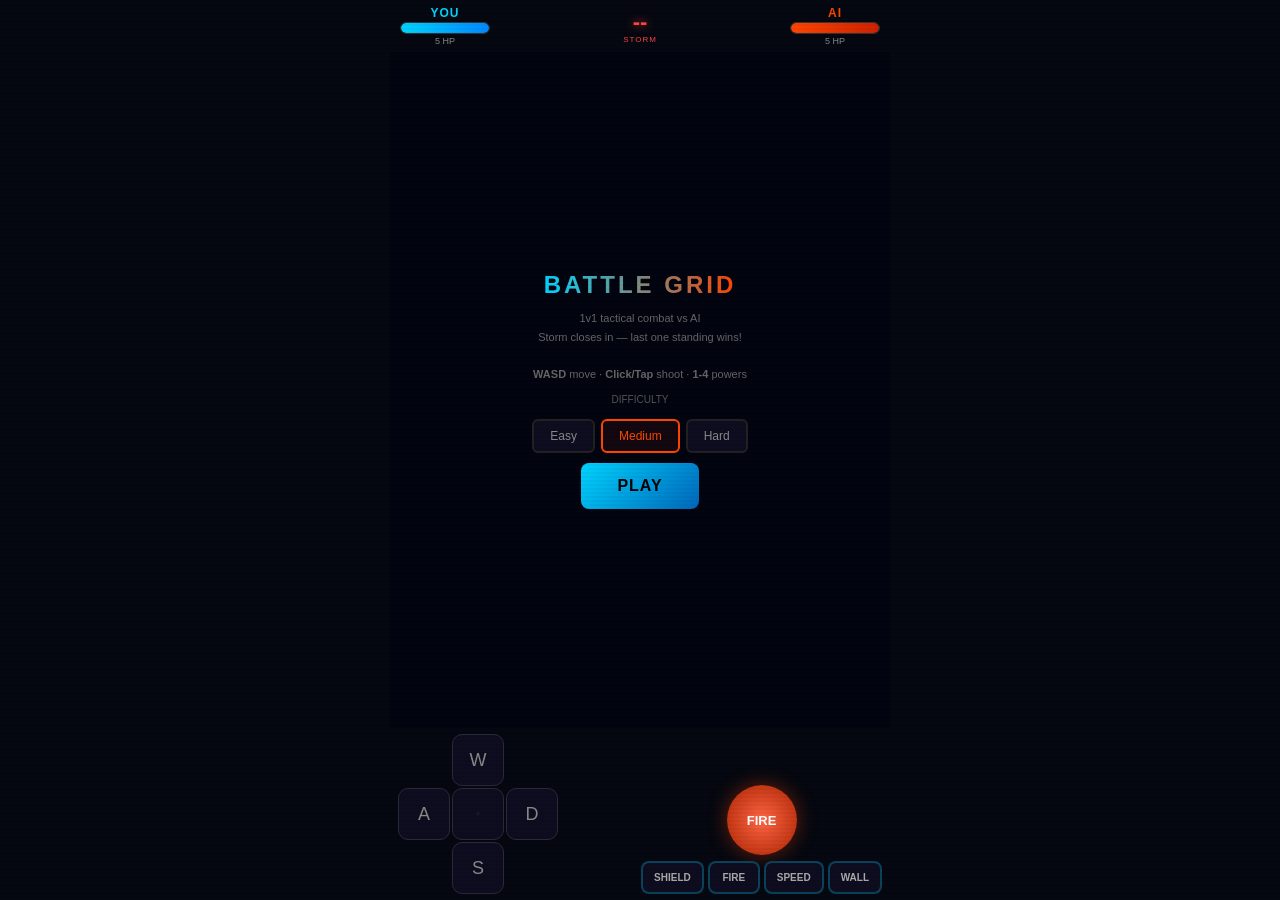
<file: new.html>
<!DOCTYPE html>
<html lang="en">

<head>
  <meta charset="UTF-8">
  <meta name="viewport" content="width=device-width,initial-scale=1.0,maximum-scale=1.0,user-scalable=no">
  <meta name="theme-color" content="#050810">
  <meta name="apple-mobile-web-app-capable" content="yes">
  <meta name="apple-mobile-web-app-status-bar-style" content="black-translucent">
  <link rel="manifest" href="manifest.json">
  <title>Battle Grid</title>
  <style>
    * {
      margin: 0;
      padding: 0;
      box-sizing: border-box;
      touch-action: manipulation;
      user-select: none;
      -webkit-user-select: none
    }

    html,
    body {
      overflow: hidden;
      height: 100%;
      width: 100%
    }

    body {
      background: #050810;
      color: #fff;
      display: flex;
      flex-direction: column;
      align-items: center;
      font-family: 'Segoe UI', Arial, sans-serif
    }

    #hud {
      width: 100%;
      max-width: 500px;
      display: flex;
      justify-content: space-between;
      align-items: center;
      padding: 6px 10px
    }

    .phud {
      display: flex;
      flex-direction: column;
      align-items: center;
      gap: 2px
    }

    .pname {
      font-size: 12px;
      font-weight: bold;
      letter-spacing: 1px
    }

    .hpbg {
      width: 90px;
      height: 12px;
      background: #1a1a2a;
      border-radius: 6px;
      overflow: hidden;
      border: 1px solid #333
    }

    .hpfill {
      height: 100%;
      border-radius: 6px;
      transition: width 0.12s
    }

    .hptxt {
      font-size: 9px;
      color: #888
    }

    #zone-box {
      text-align: center
    }

    #zone-timer {
      font-size: 22px;
      font-weight: bold;
      color: #ff4444;
      text-shadow: 0 0 10px #ff4444
    }

    #canvasWrap {
      position: relative;
      flex: 1;
      display: flex;
      align-items: center;
      justify-content: center
    }

    canvas {
      display: block
    }

    #overlay {
      position: absolute;
      top: 0;
      left: 0;
      width: 100%;
      height: 100%;
      background: rgba(3, 5, 16, 0.95);
      display: flex;
      flex-direction: column;
      align-items: center;
      justify-content: center;
      gap: 10px;
      padding: 16px;
      z-index: 10
    }

    #overlay h2 {
      font-size: 24px;
      letter-spacing: 3px;
      background: linear-gradient(90deg, #00d4ff, #ff4500);
      -webkit-background-clip: text;
      -webkit-text-fill-color: transparent;
      background-clip: text
    }

    #overlay p {
      font-size: 11px;
      color: #666;
      text-align: center;
      line-height: 1.7
    }

    .btn {
      background: linear-gradient(135deg, #00d4ff, #0066bb);
      color: #000;
      border: none;
      padding: 14px 36px;
      border-radius: 8px;
      font-size: 16px;
      font-weight: bold;
      cursor: pointer;
      font-family: inherit;
      letter-spacing: 1px;
      transition: transform 0.1s
    }

    .btn:active {
      transform: scale(0.95)
    }

    .diff-row {
      display: flex;
      gap: 6px
    }

    .dbtn {
      background: #0d0d1f;
      border: 2px solid #222;
      color: #888;
      padding: 8px 16px;
      border-radius: 6px;
      cursor: pointer;
      font-family: inherit;
      font-size: 12px;
      transition: all 0.15s
    }

    .dbtn.sel {
      border-color: #ff4500;
      color: #ff4500;
      background: #ff450011
    }

    #controls {
      width: 100%;
      max-width: 500px;
      display: flex;
      justify-content: space-between;
      align-items: flex-end;
      padding: 6px 8px
    }

    .dpad {
      display: grid;
      grid-template-columns: repeat(3, 52px);
      grid-template-rows: repeat(3, 52px);
      gap: 2px
    }

    .db {
      background: #0d0d1f;
      border: 1px solid #2a2a3a;
      border-radius: 10px;
      color: #888;
      font-size: 18px;
      display: flex;
      align-items: center;
      justify-content: center;
      cursor: pointer;
      -webkit-tap-highlight-color: transparent
    }

    .db:active {
      background: #1a1a35;
      color: #fff;
      border-color: #555
    }

    .right-controls {
      display: flex;
      flex-direction: column;
      align-items: center;
      gap: 6px
    }

    .fire-btn {
      border: none;
      border-radius: 50%;
      width: 70px;
      height: 70px;
      font-size: 13px;
      font-weight: bold;
      cursor: pointer;
      display: flex;
      align-items: center;
      justify-content: center;
      color: #fff;
      background: radial-gradient(circle, #ff6644, #aa2200);
      box-shadow: 0 0 20px #ff440066;
      -webkit-tap-highlight-color: transparent;
      transition: transform 0.08s
    }

    .fire-btn:active {
      transform: scale(0.88)
    }

    .pwr-row {
      display: flex;
      gap: 4px;
      flex-wrap: wrap;
      justify-content: center
    }

    .pwr-btn {
      background: #0d0d1f;
      border: 2px solid #222;
      border-radius: 8px;
      color: #666;
      padding: 9px 11px;
      font-size: 10px;
      font-weight: bold;
      cursor: pointer;
      font-family: inherit;
      min-width: 52px;
      text-align: center;
      position: relative;
      overflow: hidden;
      -webkit-tap-highlight-color: transparent;
      transition: all 0.15s
    }

    .pwr-btn:active {
      background: #1a1a35;
      color: #fff
    }

    .pwr-btn.ready {
      border-color: #00d4ff44;
      color: #aaa
    }

    .pwr-btn.on {
      border-color: #00ff88;
      color: #00ff88;
      background: #00ff8811;
      animation: pulse-on 0.6s infinite alternate
    }

    .pwr-btn.cd {
      opacity: 0.35;
      pointer-events: none
    }

    .pwr-btn .cd-bar {
      position: absolute;
      bottom: 0;
      left: 0;
      height: 3px;
      background: #00d4ff;
      transition: width 0.3s linear
    }

    @keyframes pulse-on {
      from {
        box-shadow: 0 0 4px #00ff8833
      }

      to {
        box-shadow: 0 0 12px #00ff8866
      }
    }

    #ev {
      position: absolute;
      top: 50%;
      left: 50%;
      transform: translate(-50%, -50%);
      font-size: 18px;
      font-weight: bold;
      pointer-events: none;
      opacity: 0;
      transition: opacity 0.3s;
      z-index: 5;
      text-shadow: 0 0 15px currentColor
    }

    #ev.show {
      opacity: 1
    }

    .p1c {
      color: #00d4ff
    }

    .p2c {
      color: #ff4500
    }

    #scanlines {
      position: fixed;
      top: 0;
      left: 0;
      width: 100%;
      height: 100%;
      background: repeating-linear-gradient(0deg, transparent, transparent 2px, rgba(0, 0, 0, 0.03) 2px, rgba(0, 0, 0, 0.03) 4px);
      pointer-events: none;
      z-index: 99
    }
  </style>
</head>

<body>
  <div id="scanlines"></div>
  <div id="hud">
    <div class="phud">
      <div class="pname p1c">YOU</div>
      <div class="hpbg">
        <div class="hpfill" id="p1bar" style="width:100%;background:linear-gradient(90deg,#00d4ff,#0088ff)"></div>
      </div>
      <div class="hptxt" id="p1txt">5 HP</div>
    </div>
    <div id="zone-box">
      <div id="zone-timer">--</div>
      <div style="font-size:8px;color:#ff4444;letter-spacing:1px">STORM</div>
    </div>
    <div class="phud">
      <div class="pname p2c">AI</div>
      <div class="hpbg">
        <div class="hpfill" id="p2bar" style="width:100%;background:linear-gradient(90deg,#ff4500,#cc2200)"></div>
      </div>
      <div class="hptxt" id="p2txt">5 HP</div>
    </div>
  </div>
  <div id="canvasWrap">
    <canvas id="C"></canvas>
    <div id="ev"></div>
    <div id="overlay">
      <h2>BATTLE GRID</h2>
      <p>1v1 tactical combat vs AI<br>Storm closes in — last one standing wins!<br><br>
        <b>WASD</b> move · <b>Click/Tap</b> shoot · <b>1-4</b> powers
      </p>
      <div style="font-size:10px;color:#555;margin-bottom:4px">DIFFICULTY</div>
      <div class="diff-row">
        <button class="dbtn" onclick="setDiff('easy')" id="deasy">Easy</button>
        <button class="dbtn sel" onclick="setDiff('medium')" id="dmed">Medium</button>
        <button class="dbtn" onclick="setDiff('hard')" id="dhard">Hard</button>
      </div>
      <button class="btn" onclick="startGame()">PLAY</button>
    </div>
  </div>
  <div id="controls">
    <div>
      <div class="dpad">
        <div></div>
        <div class="db" ontouchstart="mp('u',1)" ontouchend="mp('u',0)">W</div>
        <div></div>
        <div class="db" ontouchstart="mp('l',1)" ontouchend="mp('l',0)">A</div>
        <div class="db" style="color:#222;font-size:9px">+</div>
        <div class="db" ontouchstart="mp('r',1)" ontouchend="mp('r',0)">D</div>
        <div></div>
        <div class="db" ontouchstart="mp('d',1)" ontouchend="mp('d',0)">S</div>
        <div></div>
      </div>
    </div>
    <div class="right-controls">
      <div class="fire-btn" ontouchstart="mp('atk',1)" ontouchend="mp('atk',0)">FIRE</div>
      <div class="pwr-row">
        <div class="pwr-btn ready" id="pw0" ontouchstart="usePwr(0)">SHIELD<div class="cd-bar"></div>
        </div>
        <div class="pwr-btn ready" id="pw1" ontouchstart="usePwr(1)">FIRE<div class="cd-bar"></div>
        </div>
        <div class="pwr-btn ready" id="pw2" ontouchstart="usePwr(2)">SPEED<div class="cd-bar"></div>
        </div>
        <div class="pwr-btn ready" id="pw3" ontouchstart="usePwr(3)">WALL<div class="cd-bar"></div>
        </div>
      </div>
    </div>
  </div>
  <script>
    // ================================================================
    //  BATTLE GRID — Lightweight 1v1 vs AI
    //  No fog · Powers · Fast touch · PWA-ready
    // ================================================================
    const G = 10, MAXW = 500, WALLS = 13, MAX_HP = 5;
    const MOVE_MS = 130, PROJ_SPD = 750, ATK_CD = 550;
    const ZONE_MS = 9000, ZONE_DMG = 1, ZONE_DMG_MS = 2500;

    // Powers config: [name, cooldownMs, durationMs]
    const PWR = {
      SHIELD: { cd: 12000, dur: 4000, name: 'SHIELD' },
      FIRE: { cd: 15000, dur: 6000, name: 'FIRE' },
      SPEED: { cd: 10000, dur: 4000, name: 'SPEED' },
      WALL: { cd: 8000, dur: 0, name: 'WALL' }
    };
    const PWR_KEYS = ['SHIELD', 'FIRE', 'SPEED', 'WALL'];

    const AI_P = {
      easy: { ms: 320, acc: 0.40, atkCd: 1400, think: 400, pwr: 0.02, dodge: false },
      medium: { ms: 180, acc: 0.72, atkCd: 800, think: 180, pwr: 0.06, dodge: true },
      hard: { ms: 110, acc: 0.95, atkCd: 500, think: 80, pwr: 0.12, dodge: true }
    };

    let cv, cx, cell, S = {}, K = {}, TC = {}, raf = null, AC = null;
    let shk = { x: 0, y: 0, m: 0 }, aiDiff = 'medium', mouseX = 0, mouseY = 0;
    const ri = n => Math.floor(Math.random() * n);
    const clamp = (v, a, b) => Math.max(a, Math.min(b, v));

    // ── PWA ──
    if ('serviceWorker' in navigator) { navigator.serviceWorker.register('sw.js').catch(() => { }); }

    // ── INIT ──
    window.onload = () => {
      cv = document.getElementById('C'); cx = cv.getContext('2d'); resize();
      window.addEventListener('resize', resize);
      window.addEventListener('keydown', e => {
        K[e.code] = true;
        if (['Space', 'ArrowUp', 'ArrowDown', 'ArrowLeft', 'ArrowRight'].includes(e.code)) e.preventDefault();
        // Power keys 1-4
        if (e.code === 'Digit1') usePwr(0); if (e.code === 'Digit2') usePwr(1);
        if (e.code === 'Digit3') usePwr(2); if (e.code === 'Digit4') usePwr(3);
      });
      window.addEventListener('keyup', e => K[e.code] = false);
      cv.addEventListener('mousedown', e => {
        if (!S.running) return;
        const r = cv.getBoundingClientRect(); mouseX = e.clientX - r.left; mouseY = e.clientY - r.top; shootAtMouse();
      });
      cv.addEventListener('mousemove', e => { const r = cv.getBoundingClientRect(); mouseX = e.clientX - r.left; mouseY = e.clientY - r.top; });
      cv.addEventListener('touchstart', e => {
        if (!S.running) return;
        const r = cv.getBoundingClientRect(); const t = e.touches[0];
        mouseX = t.clientX - r.left; mouseY = t.clientY - r.top; shootAtMouse();
      }, { passive: true });
    };
    function resize() {
      const w = Math.min(window.innerWidth, MAXW); cell = Math.floor(w / G);
      cv.width = cell * G; cv.height = cell * G; if (S.running) render();
    }
    function setDiff(d) {
      aiDiff = d;['easy', 'med', 'hard'].forEach(x =>
        document.getElementById('d' + x).className = 'dbtn');
      document.getElementById('d' + (d === 'medium' ? 'med' : d)).className = 'dbtn sel';
    }
    function mp(d, v) {
      TC[d] = !!v;
      if (d === 'atk' && v && S.running) shootAtMouse();
    }

    // ── AUDIO ──
    function initAudio() { try { AC = new (window.AudioContext || window.webkitAudioContext)() } catch (e) { } }
    function snd(type) {
      if (!AC) return; const n = AC.currentTime, o = AC.createOscillator(), g = AC.createGain();
      o.connect(g); g.connect(AC.destination);
      if (type === 'shoot') { o.type = 'sine'; o.frequency.setValueAtTime(880, n); o.frequency.exponentialRampToValueAtTime(220, n + .12); g.gain.setValueAtTime(.18, n); g.gain.exponentialRampToValueAtTime(.001, n + .13); o.start(n); o.stop(n + .14) }
      else if (type === 'hit') { o.type = 'sawtooth'; o.frequency.setValueAtTime(280, n); o.frequency.exponentialRampToValueAtTime(50, n + .22); g.gain.setValueAtTime(.35, n); g.gain.exponentialRampToValueAtTime(.001, n + .25); o.start(n); o.stop(n + .26) }
      else if (type === 'zone') { o.type = 'square'; o.frequency.setValueAtTime(100, n); g.gain.setValueAtTime(.12, n); g.gain.exponentialRampToValueAtTime(.001, n + .3); o.start(n); o.stop(n + .32) }
      else if (type === 'pwr') { o.type = 'sine'; o.frequency.setValueAtTime(600, n); o.frequency.exponentialRampToValueAtTime(1200, n + .1); g.gain.setValueAtTime(.15, n); g.gain.exponentialRampToValueAtTime(.001, n + .12); o.start(n); o.stop(n + .13) }
      else if (type === 'shield') { o.type = 'triangle'; o.frequency.setValueAtTime(400, n); o.frequency.exponentialRampToValueAtTime(800, n + .15); g.gain.setValueAtTime(.2, n); g.gain.exponentialRampToValueAtTime(.001, n + .18); o.start(n); o.stop(n + .2) }
      else if (type === 'win') { [523, 659, 784, 1047].forEach((f, i) => { const oo = AC.createOscillator(), gg = AC.createGain(); oo.connect(gg); gg.connect(AC.destination); oo.frequency.value = f; const t = n + i * .12; gg.gain.setValueAtTime(.2, t); gg.gain.exponentialRampToValueAtTime(.001, t + .28); oo.start(t); oo.stop(t + .3) }) }
    }

    // ── MAP ──
    function makeWalls() {
      const w = new Map(), safe = new Set();
      for (let a = 0; a < 3; a++)for (let b = 0; b < 3; b++) { safe.add(a + ',' + b); safe.add((G - 1 - a) + ',' + (G - 1 - b)); }
      let c = 0; while (w.size < WALLS && ++c < 500) { const x = ri(G), y = ri(G), k = x + ',' + y; if (!safe.has(k)) w.set(k, 3); }
      return w;
    }
    function isW(x, y) { return x >= 0 && x < G && y >= 0 && y < G && S.walls.has(x + ',' + y); }
    function inB(x, y) { return x >= 0 && x < G && y >= 0 && y < G; }
    function hasLOS(ax, ay, bx, by) {
      if (ax === bx) { for (let y = Math.min(ay, by) + 1; y < Math.max(ay, by); y++)if (isW(ax, y)) return false; return true; }
      if (ay === by) { for (let x = Math.min(ax, bx) + 1; x < Math.max(ax, bx); x++)if (isW(x, ay)) return false; return true; }
      return false;
    }

    // ── MAKE PLAYER ──
    function makePlayer(id, x, y, col, isAI) {
      return {
        id, x, y, hp: MAX_HP, maxHp: MAX_HP, col, glow: col + '88',
        facing: { dx: isAI ? -1 : 1, dy: 0 }, moveT: 0, atkCd: 0, flash: 0, alive: true, isAI,
        shield: { on: false, t: 0, hits: 0 }, speed: { on: false, t: 0 },
        pwrCd: [0, 0, 0, 0], // cooldowns for shield/fire/speed/wall
        wallCharges: 4
      };
    }

    // ── START ──
    function startGame() {
      initAudio();
      S = {
        running: true, t: 0,
        walls: makeWalls(),
        terrain: Array.from({ length: G }, () => Array.from({ length: G }, () => Math.random())),
        zone: { x1: 0, y1: 0, x2: G - 1, y2: G - 1 }, zT: ZONE_MS, zdT: ZONE_DMG_MS,
        p1: makePlayer('p1', 1, 1, '#00d4ff', false),
        p2: makePlayer('p2', G - 2, G - 2, '#ff4500', true),
        proj: [], part: [], pops: [], fireTiles: new Map(), // key->ttl
        ai: { st: 'HUNT', tT: 0, skT: 0, lp: { x: -1, y: -1 }, dodgeDir: 0 },
        ts: performance.now()
      };
      document.getElementById('overlay').style.display = 'none';
      if (raf) cancelAnimationFrame(raf); raf = requestAnimationFrame(loop);
    }

    // ── LOOP ──
    function loop(ts) {
      const dt = Math.min(ts - S.ts, 50); S.ts = ts; if (!S.running) return;
      S.t += dt; update(dt); render(); raf = requestAnimationFrame(loop);
    }

    // ── UPDATE ──
    function update(dt) {
      const p1 = S.p1, p2 = S.p2;
      // Zone
      S.zT -= dt; if (S.zT <= 0) { shrinkZone(); S.zT = ZONE_MS; }
      S.zdT -= dt; if (S.zdT <= 0) { zoneDmg(); S.zdT = ZONE_DMG_MS; }
      // Fire tiles tick
      const deadFires = [];
      S.fireTiles.forEach((ttl, k) => {
        const nt = ttl - dt; if (nt <= 0) deadFires.push(k); else S.fireTiles.set(k, nt);
        // Damage players on fire
        const [fx, fy] = k.split(',').map(Number);
        [p1, p2].forEach(p => {
          if (p.alive && p.x === fx && p.y === fy && S.t % 800 < dt) {
            dmg(p, 1); burst(p.x * cell + cell / 2, p.y * cell + cell / 2, '#ff4400', 6, 80);
          }
        });
      });
      deadFires.forEach(k => S.fireTiles.delete(k));
      // Shield timers
      [p1, p2].forEach(p => {
        if (p.shield.on) { p.shield.t -= dt; if (p.shield.t <= 0 || p.shield.hits <= 0) p.shield.on = false; }
        if (p.speed.on) { p.speed.t -= dt; if (p.speed.t <= 0) p.speed.on = false; }
        for (let i = 0; i < 4; i++)p.pwrCd[i] = Math.max(0, p.pwrCd[i] - dt);
      });
      // Player input
      playerInput(dt);
      // AI
      if (p2.alive && p1.alive) updateAI(dt);
      // Attack cooldowns
      p1.atkCd = Math.max(0, p1.atkCd - dt); p2.atkCd = Math.max(0, p2.atkCd - dt);
      p1.flash = Math.max(0, p1.flash - dt); p2.flash = Math.max(0, p2.flash - dt);
      // Projectiles
      updProj(dt);
      // Particles
      S.part = S.part.filter(p => { p.life -= dt; p.x += p.vx * (dt / 1000); p.y += p.vy * (dt / 1000); p.vy += 160 * (dt / 1000); return p.life > 0; });
      S.pops = S.pops.filter(p => { p.life -= dt; return p.life > 0; });
      // Shake
      shk.m *= 0.8; if (shk.m > 0.3) { shk.x = (Math.random() - .5) * shk.m; shk.y = (Math.random() - .5) * shk.m; } else { shk.x = 0; shk.y = 0; shk.m = 0; }
      checkWin(); updateHUD();
    }

    // ── PLAYER INPUT ──
    function playerInput(dt) {
      const p = S.p1; if (!p.alive) return;
      const spd = p.speed.on ? MOVE_MS / 2.5 : MOVE_MS;
      p.moveT = Math.max(0, p.moveT - dt);
      if (p.moveT <= 0) {
        let dx = 0, dy = 0;
        if (K['KeyW'] || TC.u) dy = -1; else if (K['KeyS'] || TC.d) dy = 1;
        else if (K['KeyA'] || TC.l) dx = -1; else if (K['KeyD'] || TC.r) dx = 1;
        if (dx || dy) {
          p.facing = { dx: dx || p.facing.dx, dy: dy || p.facing.dy };
          const nx = p.x + dx, ny = p.y + dy;
          if (inB(nx, ny) && !isW(nx, ny) && !(S.p2.alive && S.p2.x === nx && S.p2.y === ny)) {
            p.x = nx; p.y = ny; p.moveT = spd;
          }
        }
      }
    }
    function shootAtMouse() {
      const p = S.p1; if (!p.alive || p.atkCd > 0) return;
      const ux = p.x * cell + cell / 2, uy = p.y * cell + cell / 2;
      const adx = mouseX - ux, ady = mouseY - uy;
      let dx = 0, dy = 0;
      if (Math.abs(adx) > Math.abs(ady)) { dx = adx > 0 ? 1 : -1; } else { dy = ady > 0 ? 1 : -1; }
      p.facing = { dx, dy }; shoot(p);
    }

    // ── POWERS ──
    function usePwr(i) {
      const p = S.p1; if (!p.alive || !S.running) return;
      if (p.pwrCd[i] > 0) return;
      const pw = PWR_KEYS[i];
      if (pw === 'SHIELD') {
        p.shield = { on: true, t: PWR.SHIELD.dur, hits: 2 }; p.pwrCd[0] = PWR.SHIELD.cd;
        banner('SHIELD ON!', 1500, '#00ff88'); snd('shield');
        burst(p.x * cell + cell / 2, p.y * cell + cell / 2, '#00ff88', 12, 120);
      } else if (pw === 'FIRE') {
        // Place 3 fire tiles in facing direction
        for (let s = 1; s <= 3; s++) {
          const fx = p.x + p.facing.dx * s, fy = p.y + p.facing.dy * s;
          if (inB(fx, fy) && !isW(fx, fy)) S.fireTiles.set(fx + ',' + fy, PWR.FIRE.dur);
        }
        p.pwrCd[1] = PWR.FIRE.cd; banner('FIRE!', 1500, '#ff4400'); snd('pwr');
      } else if (pw === 'SPEED') {
        p.speed = { on: true, t: PWR.SPEED.dur }; p.pwrCd[2] = PWR.SPEED.cd;
        banner('SPEED BOOST!', 1500, '#ffcc00'); snd('pwr');
        burst(p.x * cell + cell / 2, p.y * cell + cell / 2, '#ffcc00', 10, 100);
      } else if (pw === 'WALL') {
        if (p.wallCharges <= 0) { addPop(p.x * cell + cell / 2, p.y * cell + cell / 2 - 10, 'NO WALLS', '#ff4444'); return; }
        const wx = p.x + p.facing.dx, wy = p.y + p.facing.dy;
        if (!inB(wx, wy) || isW(wx, wy) || (S.p2.alive && S.p2.x === wx && S.p2.y === wy)) return;
        S.walls.set(wx + ',' + wy, 3); p.wallCharges--; p.pwrCd[3] = PWR.WALL.cd; snd('pwr');
      }
      updatePwrUI();
    }
    function updatePwrUI() {
      const p = S.p1;
      PWR_KEYS.forEach((k, i) => {
        const el = document.getElementById('pw' + i);
        const cdRatio = p.pwrCd[i] / (PWR[k].cd);
        if (p.pwrCd[i] > 0) {
          el.className = 'pwr-btn cd';
          el.querySelector('.cd-bar').style.width = (1 - cdRatio) * 100 + '%';
        } else if ((k === 'SHIELD' && p.shield.on) || (k === 'SPEED' && p.speed.on)) {
          el.className = 'pwr-btn on';
          el.querySelector('.cd-bar').style.width = '100%';
        } else {
          el.className = 'pwr-btn ready';
          el.querySelector('.cd-bar').style.width = '0%';
        }
      });
    }

    // ── SHOOTING ──
    function shoot(p) {
      p.atkCd = p.isAI ? AI_P[aiDiff].atkCd : ATK_CD;
      const sx = p.x * cell + cell / 2, sy = p.y * cell + cell / 2;
      S.proj.push({
        x: sx, y: sy, vx: p.facing.dx * PROJ_SPD, vy: p.facing.dy * PROJ_SPD,
        from: p.id, col: p.col, trail: [], done: false
      });
      snd('shoot'); burst(sx, sy, p.col, 5, 100);
    }

    // ── PROJECTILES ──
    function updProj(dt) {
      S.proj.forEach(pr => {
        if (pr.done) return;
        pr.trail.unshift({ x: pr.x, y: pr.y }); if (pr.trail.length > 10) pr.trail.pop();
        pr.x += pr.vx * (dt / 1000); pr.y += pr.vy * (dt / 1000);
        const gx = Math.floor(pr.x / cell), gy = Math.floor(pr.y / cell);
        if (!inB(gx, gy)) { pr.done = true; return; }
        // Wall hit
        if (S.walls.has(gx + ',' + gy)) {
          const hp = S.walls.get(gx + ',' + gy) - 1;
          if (hp <= 0) { S.walls.delete(gx + ',' + gy); burst(pr.x, pr.y, '#aa8833', 12, 140); }
          else { S.walls.set(gx + ',' + gy, hp); burst(pr.x, pr.y, '#aa8833', 6, 80); }
          pr.done = true; snd('hit'); return;
        }
        // Hit player
        const tgt = pr.from === 'p1' ? S.p2 : S.p1;
        if (tgt.alive && tgt.x === gx && tgt.y === gy) {
          // Shield check
          if (tgt.shield.on && tgt.shield.hits > 0) {
            tgt.shield.hits--;
            burst(pr.x, pr.y, '#00ff88', 15, 180);
            addPop(pr.x, pr.y - 10, 'BLOCKED!', '#00ff88'); snd('shield');
            pr.done = true; return;
          }
          dmg(tgt, 1); burst(pr.x, pr.y, pr.col, 18, 200); shk.m = 12; snd('hit'); pr.done = true;
        }
      });
      S.proj = S.proj.filter(p => !p.done);
    }

    function dmg(p, d) {
      p.hp = Math.max(0, p.hp - d); p.flash = 400;
      if (p.hp <= 0) { p.alive = false; burst(p.x * cell + cell / 2, p.y * cell + cell / 2, '#ff4400', 25, 200); shk.m = 18; snd('hit'); }
    }

    // ── ZONE ──
    function shrinkZone() {
      const z = S.zone; if (z.x2 - z.x1 < 3 || z.y2 - z.y1 < 3) return;
      const s = ['x1', 'y1', 'x2', 'y2'][ri(4)];
      if (s === 'x1') z.x1 = Math.min(z.x1 + 1, z.x2 - 2);
      if (s === 'y1') z.y1 = Math.min(z.y1 + 1, z.y2 - 2);
      if (s === 'x2') z.x2 = Math.max(z.x2 - 1, z.x1 + 2);
      if (s === 'y2') z.y2 = Math.max(z.y2 - 1, z.y1 + 2);
      shk.m = 8; snd('zone');
    }
    function zoneDmg() {
      const z = S.zone;
      [S.p1, S.p2].forEach(p => {
        if (!p.alive) return;
        if (p.x < z.x1 || p.x > z.x2 || p.y < z.y1 || p.y > z.y2) {
          dmg(p, ZONE_DMG); burst(p.x * cell + cell / 2, p.y * cell + cell / 2, '#ff4400', 8, 90); snd('zone');
        }
      });
    }

    // ── AI (Smart + Aggressive) ──
    function updateAI(dt) {
      const ai = S.p2, pl = S.p1, cfg = AI_P[aiDiff], a = S.ai;
      a.tT -= dt; if (a.tT > 0) return; a.tT = cfg.think;
      if (!ai.alive) return;
      const z = S.zone, dist = Math.abs(ai.x - pl.x) + Math.abs(ai.y - pl.y);
      const inZ = ai.x >= z.x1 && ai.x <= z.x2 && ai.y >= z.y1 && ai.y <= z.y2;
      // State
      if (!inZ) a.st = 'ROTATE';
      else if (ai.hp <= 1 && dist < 3) a.st = 'EVADE';
      else if (dist <= 2) a.st = 'RUSH';
      else a.st = 'HUNT';
      // Target
      let tx, ty;
      if (a.st === 'ROTATE') { tx = Math.floor((z.x1 + z.x2) / 2); ty = Math.floor((z.y1 + z.y2) / 2); }
      else if (a.st === 'EVADE') { tx = clamp(ai.x * 2 - pl.x, z.x1, z.x2); ty = clamp(ai.y * 2 - pl.y, z.y1, z.y2); }
      else { tx = pl.x; ty = pl.y; }
      // Dodge incoming projectiles
      if (cfg.dodge) {
        const threats = S.proj.filter(p => p.from === 'p1' && !p.done);
        for (const pr of threats) {
          const pgx = Math.floor(pr.x / cell), pgy = Math.floor(pr.y / cell);
          const willHitX = pr.vx !== 0 && pgy === ai.y && ((pr.vx > 0 && pgx <= ai.x) || (pr.vx < 0 && pgx >= ai.x));
          const willHitY = pr.vy !== 0 && pgx === ai.x && ((pr.vy > 0 && pgy <= ai.y) || (pr.vy < 0 && pgy >= ai.y));
          if (willHitX) {
            // Dodge vertically
            const ddy = ai.y < Math.floor(G / 2) ? 1 : -1;
            const ny = ai.y + ddy;
            if (inB(ai.x, ny) && !isW(ai.x, ny)) { ai.y = ny; ai.moveT = cfg.ms; return; }
          }
          if (willHitY) {
            // Dodge horizontally
            const ddx = ai.x < Math.floor(G / 2) ? 1 : -1;
            const nx = ai.x + ddx;
            if (inB(nx, ai.y) && !isW(nx, ai.y)) { ai.x = nx; ai.moveT = cfg.ms; return; }
          }
        }
      }
      // Move toward target
      const spd = ai.speed.on ? cfg.ms / 2.5 : cfg.ms;
      ai.moveT = Math.max(0, ai.moveT - dt);
      if (ai.moveT <= 0) {
        let mx = Math.sign(tx - ai.x), my = Math.sign(ty - ai.y);
        if (Math.abs(tx - ai.x) >= Math.abs(ty - ai.y)) my = 0; else mx = 0;
        // Try to not walk into fire
        const nk = (ai.x + mx) + ',' + (ai.y + my);
        if (S.fireTiles.has(nk)) {
          // Try perpendicular
          if (mx !== 0) { my = ri(2) ? 1 : -1; mx = 0; } else { mx = ri(2) ? 1 : -1; my = 0; }
        }
        if (mx || my) {
          ai.facing = { dx: mx || ai.facing.dx, dy: my || ai.facing.dy };
          const nx = ai.x + mx, ny = ai.y + my;
          if (inB(nx, ny) && !isW(nx, ny) && !(pl.alive && pl.x === nx && pl.y === ny)) {
            ai.x = nx; ai.y = ny; ai.moveT = spd;
          }
        }
      }
      // Shoot
      if (ai.atkCd <= 0 && pl.alive) {
        const aligned = (pl.x === ai.x || pl.y === ai.y);
        if (aligned && hasLOS(ai.x, ai.y, pl.x, pl.y)) {
          ai.facing = { dx: Math.sign(pl.x - ai.x) || ai.facing.dx, dy: Math.sign(pl.y - ai.y) || ai.facing.dy };
          if (Math.random() < cfg.acc) shoot(ai);
        } else if (aiDiff === 'hard' && dist <= 3 && Math.random() < 0.1) {
          // Hard AI: face player and take speculative shot
          if (Math.abs(pl.x - ai.x) >= Math.abs(pl.y - ai.y)) ai.facing = { dx: Math.sign(pl.x - ai.x), dy: 0 };
          else ai.facing = { dx: 0, dy: Math.sign(pl.y - ai.y) };
          shoot(ai);
        }
      }
      // AI power usage
      if (Math.random() < cfg.pwr) {
        // Shield when low HP
        if (ai.hp <= 2 && ai.pwrCd[0] <= 0 && !ai.shield.on) {
          ai.shield = { on: true, t: PWR.SHIELD.dur, hits: 2 }; ai.pwrCd[0] = PWR.SHIELD.cd;
          burst(ai.x * cell + cell / 2, ai.y * cell + cell / 2, '#ff880088', 10, 100);
        }
        // Fire near player
        else if (ai.pwrCd[1] <= 0 && dist <= 4) {
          for (let s = 1; s <= 3; s++) {
            const fx = ai.x + ai.facing.dx * s, fy = ai.y + ai.facing.dy * s;
            if (inB(fx, fy) && !isW(fx, fy)) S.fireTiles.set(fx + ',' + fy, PWR.FIRE.dur);
          }
          ai.pwrCd[1] = PWR.FIRE.cd;
        }
        // Speed when chasing
        else if (ai.pwrCd[2] <= 0 && dist > 4 && a.st === 'HUNT') {
          ai.speed = { on: true, t: PWR.SPEED.dur }; ai.pwrCd[2] = PWR.SPEED.cd;
        }
        // Wall when close combat
        else if (ai.pwrCd[3] <= 0 && dist <= 2 && ai.wallCharges > 0) {
          const wx = ai.x + ai.facing.dx, wy = ai.y + ai.facing.dy;
          if (inB(wx, wy) && !isW(wx, wy) && !(pl.x === wx && pl.y === wy)) {
            S.walls.set(wx + ',' + wy, 3); ai.wallCharges--; ai.pwrCd[3] = PWR.WALL.cd;
          }
        }
      }
      // Stuck detection
      if (a.lp.x === ai.x && a.lp.y === ai.y) {
        a.skT += cfg.think;
        if (a.skT > 500) {
          const dirs = [{ dx: 1, dy: 0 }, { dx: -1, dy: 0 }, { dx: 0, dy: 1 }, { dx: 0, dy: -1 }];
          ai.facing = dirs[ri(4)]; a.skT = 0;
          // Force move
          const nx = ai.x + ai.facing.dx, ny = ai.y + ai.facing.dy;
          if (inB(nx, ny) && !isW(nx, ny)) ai.x = nx, ai.y = ny;
        }
      } else a.skT = 0;
      a.lp = { x: ai.x, y: ai.y };
    }

    // ── WIN CHECK ──
    function checkWin() {
      if (!S.p1.alive && !S.p2.alive) { S.running = false; showEnd('DRAW', 'Both fell!', '#888'); }
      else if (!S.p1.alive) { S.running = false; showEnd('DEFEAT', 'AI wins this round.', '#ff4500'); }
      else if (!S.p2.alive) { S.running = false; snd('win'); showEnd('VICTORY!', 'You are the champion!', '#00ff88'); }
    }
    function showEnd(t, s, c) {
      document.getElementById('overlay').innerHTML =
        '<h2 style="color:' + c + ';text-shadow:0 0 20px ' + c + '">' + t + '</h2><p>' + s + '</p>' +
        '<button class="btn" onclick="startGame()">PLAY AGAIN</button>';
      document.getElementById('overlay').style.display = 'flex';
    }

    // ── HELPERS ──
    function burst(x, y, c, n, s) {
      for (let i = 0; i < n; i++) {
        const a = Math.random() * Math.PI * 2, sp = s * (.4 + Math.random());
        S.part.push({ x, y, vx: Math.cos(a) * sp, vy: Math.sin(a) * sp, col: c, life: 250 + Math.random() * 250, ml: 500, sz: 2 + Math.random() * 3 });
      }
    }
    function addPop(x, y, t, c) { S.pops.push({ x, y, t, c, life: 800, ml: 800 }); }
    function banner(txt, dur, col) {
      const el = document.getElementById('ev');
      el.textContent = txt; el.style.color = col; el.classList.add('show');
      setTimeout(() => el.classList.remove('show'), dur);
    }

    // ── RENDER ──
    function render() {
      cx.clearRect(0, 0, cv.width, cv.height); cx.save(); cx.translate(shk.x, shk.y);
      drawBg(); drawZone(); drawFire(); drawWalls(); drawSightLine(); drawPlayers(); drawProj(); drawPart(); drawPops(); drawVig();
      cx.restore();
    }
    function drawBg() {
      const t = S.terrain;
      for (let y = 0; y < G; y++)for (let x = 0; x < G; x++) {
        const v = t[y][x], alt = (x + y) % 2 === 0;
        cx.fillStyle = `rgb(${Math.floor(11 + v * 10)},${Math.floor(15 + v * 13)},${Math.floor(8 + v * 8)})`;
        cx.fillRect(x * cell, y * cell, cell, cell);
        cx.strokeStyle = 'rgba(255,255,255,0.02)'; cx.lineWidth = 0.5; cx.strokeRect(x * cell, y * cell, cell, cell);
      }
    }
    function drawZone() {
      const z = S.zone; cx.fillStyle = 'rgba(200,10,10,0.22)';
      for (let y = 0; y < G; y++)for (let x = 0; x < G; x++)
        if (x < z.x1 || x > z.x2 || y < z.y1 || y > z.y2) cx.fillRect(x * cell, y * cell, cell, cell);
      const p = .5 + .5 * Math.sin(Date.now() / 175);
      cx.shadowColor = '#ff2222'; cx.shadowBlur = 14 * p;
      cx.strokeStyle = `rgba(255,55,55,${.5 + .4 * p})`; cx.lineWidth = 2.5;
      cx.strokeRect(z.x1 * cell, z.y1 * cell, (z.x2 - z.x1 + 1) * cell, (z.y2 - z.y1 + 1) * cell); cx.shadowBlur = 0;
      // Timer
      cx.fillStyle = 'rgba(255,68,68,0.9)'; cx.font = 'bold 10px sans-serif'; cx.textAlign = 'center';
      document.getElementById('zone-timer').textContent = Math.ceil(S.zT / 1000) + 's';
    }
    function drawFire() {
      S.fireTiles.forEach((ttl, k) => {
        const [x, y] = k.split(',').map(Number); const px = x * cell, py = y * cell;
        const f = .5 + .3 * Math.sin(Date.now() / 100 + x * 3);
        cx.fillStyle = `rgba(255,${Math.floor(60 + 40 * f)},0,${.25 + .15 * f})`; cx.fillRect(px, py, cell, cell);
        cx.fillStyle = `rgba(255,${Math.floor(120 + 80 * f)},20,${.4 * f})`;
        cx.beginPath(); cx.moveTo(px + cell * .3, py + cell); cx.lineTo(px + cell * .5, py + cell * .3); cx.lineTo(px + cell * .7, py + cell); cx.fill();
      });
    }
    function drawWalls() {
      S.walls.forEach((hp, k) => {
        const [wx, wy] = k.split(',').map(Number), px = wx * cell, py = wy * cell, df = (3 - hp) / 3;
        cx.fillStyle = `rgb(${Math.floor(42 - df * 15)},${Math.floor(34 - df * 12)},${Math.floor(21 - df * 8)})`;
        cx.fillRect(px + 1, py + 1, cell - 2, cell - 2);
        cx.fillStyle = `rgb(${Math.floor(74 - df * 20)},${Math.floor(62 - df * 15)},${Math.floor(40 - df * 10)})`;
        cx.fillRect(px + 1, py + 1, cell - 2, 4);
        // Brick lines
        cx.strokeStyle = 'rgba(30,20,10,0.3)'; cx.lineWidth = .5;
        cx.beginPath(); cx.moveTo(px + 1, py + cell * .4); cx.lineTo(px + cell - 1, py + cell * .4); cx.stroke();
        if (hp < 3) {
          cx.strokeStyle = 'rgba(80,50,20,0.5)'; cx.lineWidth = 1; cx.beginPath();
          cx.moveTo(px + cell * .3, py + cell * .2); cx.lineTo(px + cell * .6, py + cell * .7); cx.stroke();
        }
      });
    }
    function drawSightLine() {
      [S.p1, S.p2].forEach(p => {
        if (!p.alive || p.atkCd > 0) return;
        const sx = p.x * cell + cell / 2, sy = p.y * cell + cell / 2;
        const pulse = .1 + .08 * Math.sin(Date.now() / 120);
        cx.strokeStyle = p.col + Math.floor(pulse * 255).toString(16).padStart(2, '0');
        cx.lineWidth = 1.2; cx.setLineDash([4, 7]);
        cx.beginPath(); cx.moveTo(sx, sy);
        cx.lineTo(sx + p.facing.dx * cv.width, sy + p.facing.dy * cv.height);
        cx.stroke(); cx.setLineDash([]);
      });
    }
    function drawPlayers() {
      [S.p1, S.p2].forEach(p => {
        if (!p.alive) return;
        const ccx = p.x * cell + cell / 2, ccy = p.y * cell + cell / 2, r = cell * .38;
        // Flash
        if (p.flash > 0) { cx.fillStyle = `rgba(255,255,255,${(p.flash / 400) * .5})`; cx.fillRect(p.x * cell, p.y * cell, cell, cell); }
        // Shield aura
        if (p.shield.on) {
          const sp = .5 + .5 * Math.sin(Date.now() / 150);
          cx.strokeStyle = `rgba(0,255,136,${.3 + .3 * sp})`; cx.lineWidth = 3;
          cx.shadowColor = '#00ff88'; cx.shadowBlur = 16 * sp;
          cx.beginPath(); cx.arc(ccx, ccy, r + 6, 0, Math.PI * 2); cx.stroke(); cx.shadowBlur = 0;
        }
        // Speed aura
        if (p.speed.on) {
          cx.strokeStyle = 'rgba(255,204,0,0.3)'; cx.lineWidth = 2;
          cx.beginPath(); cx.arc(ccx, ccy, r + 4, 0, Math.PI * 2); cx.stroke();
        }
        // Glow ring
        cx.shadowColor = p.col; cx.shadowBlur = 18;
        cx.strokeStyle = p.col + '55'; cx.lineWidth = 2;
        cx.beginPath(); cx.arc(ccx, ccy, r + 2, 0, Math.PI * 2); cx.stroke(); cx.shadowBlur = 0;
        // Body
        cx.shadowColor = p.col; cx.shadowBlur = 14;
        cx.fillStyle = p.col + 'bb'; cx.beginPath(); cx.arc(ccx, ccy, r, 0, Math.PI * 2); cx.fill(); cx.shadowBlur = 0;
        // Headband
        cx.fillStyle = p.col; cx.fillRect(ccx - r, ccy - r, r * 2, Math.max(4, r * .25));
        // Eyes
        const isAI = p.isAI; const eyC = isAI ? '#ff0000' : '#ffffff'; const pupC = isAI ? '#ff6600' : '#0a0a18';
        const ex = p.facing.dx * r * .1, ey = p.facing.dy * r * .1;
        if (isAI) { cx.shadowColor = '#ff0000'; cx.shadowBlur = 8; }
        cx.fillStyle = eyC;
        cx.beginPath(); cx.arc(ccx - r * .28, ccy - r * .08, r * .14, 0, Math.PI * 2); cx.fill();
        cx.beginPath(); cx.arc(ccx + r * .28, ccy - r * .08, r * .14, 0, Math.PI * 2); cx.fill(); cx.shadowBlur = 0;
        cx.fillStyle = pupC;
        cx.beginPath(); cx.arc(ccx - r * .28 + ex, ccy - r * .08 + ey, r * .08, 0, Math.PI * 2); cx.fill();
        cx.beginPath(); cx.arc(ccx + r * .28 + ex, ccy - r * .08 + ey, r * .08, 0, Math.PI * 2); cx.fill();
        // Direction arrow
        const ax = ccx + p.facing.dx * (r + 5), ay = ccy + p.facing.dy * (r + 5);
        cx.fillStyle = p.col; cx.beginPath();
        if (p.facing.dx === 1) { cx.moveTo(ax, ay - 3); cx.lineTo(ax + 5, ay); cx.lineTo(ax, ay + 3); }
        else if (p.facing.dx === -1) { cx.moveTo(ax, ay - 3); cx.lineTo(ax - 5, ay); cx.lineTo(ax, ay + 3); }
        else if (p.facing.dy === -1) { cx.moveTo(ax - 3, ay); cx.lineTo(ax, ay - 5); cx.lineTo(ax + 3, ay); }
        else { cx.moveTo(ax - 3, ay); cx.lineTo(ax, ay + 5); cx.lineTo(ax + 3, ay); }
        cx.fill();
        // HP pips
        for (let i = 0; i < p.maxHp; i++) {
          cx.fillStyle = i < p.hp ? '#fff' : 'rgba(255,255,255,0.1)'; cx.beginPath();
          cx.arc(ccx - r + r * .35 + i * ((r * 1.9) / (p.maxHp - 1 || 1)), ccy + r * .72, r * .09, 0, Math.PI * 2); cx.fill();
        }
        // Label
        cx.fillStyle = 'rgba(0,0,0,0.8)'; cx.font = `bold ${Math.floor(cell * .25)}px sans-serif`;
        cx.textAlign = 'center'; cx.textBaseline = 'middle';
        cx.fillText(isAI ? 'AI' : 'P1', ccx, ccy + r * .18);
      });
    }
    function drawProj() {
      S.proj.forEach(pr => {
        pr.trail.forEach((t, i) => {
          const a = (i / pr.trail.length) * .5; cx.beginPath();
          cx.arc(t.x, t.y, Math.max(1, (pr.trail.length - i) * .5 + 1), 0, Math.PI * 2);
          cx.fillStyle = pr.col + Math.floor(a * 255).toString(16).padStart(2, '0'); cx.fill();
        });
        cx.shadowColor = pr.col; cx.shadowBlur = 20; cx.beginPath(); cx.arc(pr.x, pr.y, 5, 0, Math.PI * 2);
        cx.fillStyle = '#fff'; cx.fill(); cx.beginPath(); cx.arc(pr.x, pr.y, 3.5, 0, Math.PI * 2);
        cx.fillStyle = pr.col; cx.fill(); cx.shadowBlur = 0;
      });
    }
    function drawPart() {
      S.part.forEach(p => {
        const a = p.life / p.ml; cx.globalAlpha = a * .85; cx.fillStyle = p.col;
        cx.beginPath(); cx.arc(p.x, p.y, Math.max(.5, p.sz * a), 0, Math.PI * 2); cx.fill();
      }); cx.globalAlpha = 1;
    }
    function drawPops() {
      S.pops.forEach(p => {
        const a = p.life / p.ml; cx.globalAlpha = a; cx.fillStyle = p.c;
        cx.font = 'bold 12px sans-serif'; cx.textAlign = 'center';
        cx.fillText(p.t, p.x, p.y - (1 - a) * 25);
      }); cx.globalAlpha = 1;
    }
    function drawVig() {
      const gr = cx.createRadialGradient(cv.width / 2, cv.height / 2, cv.width * .3, cv.width / 2, cv.height / 2, cv.width * .78);
      gr.addColorStop(0, 'rgba(0,0,0,0)'); gr.addColorStop(1, 'rgba(0,0,0,0.45)');
      cx.fillStyle = gr; cx.fillRect(0, 0, cv.width, cv.height);
    }

    // ── HUD ──
    function updateHUD() {
      const p1 = S.p1, p2 = S.p2;
      document.getElementById('p1bar').style.width = (p1.hp / p1.maxHp) * 100 + '%';
      document.getElementById('p2bar').style.width = (p2.hp / p2.maxHp) * 100 + '%';
      document.getElementById('p1txt').textContent = p1.hp + ' HP' + (p1.shield.on ? ' [S]' : '') + (p1.speed.on ? ' [F]' : '');
      document.getElementById('p2txt').textContent = p2.hp + ' HP';
      updatePwrUI();
    }
  </script>
</body>

</html>
</file>
